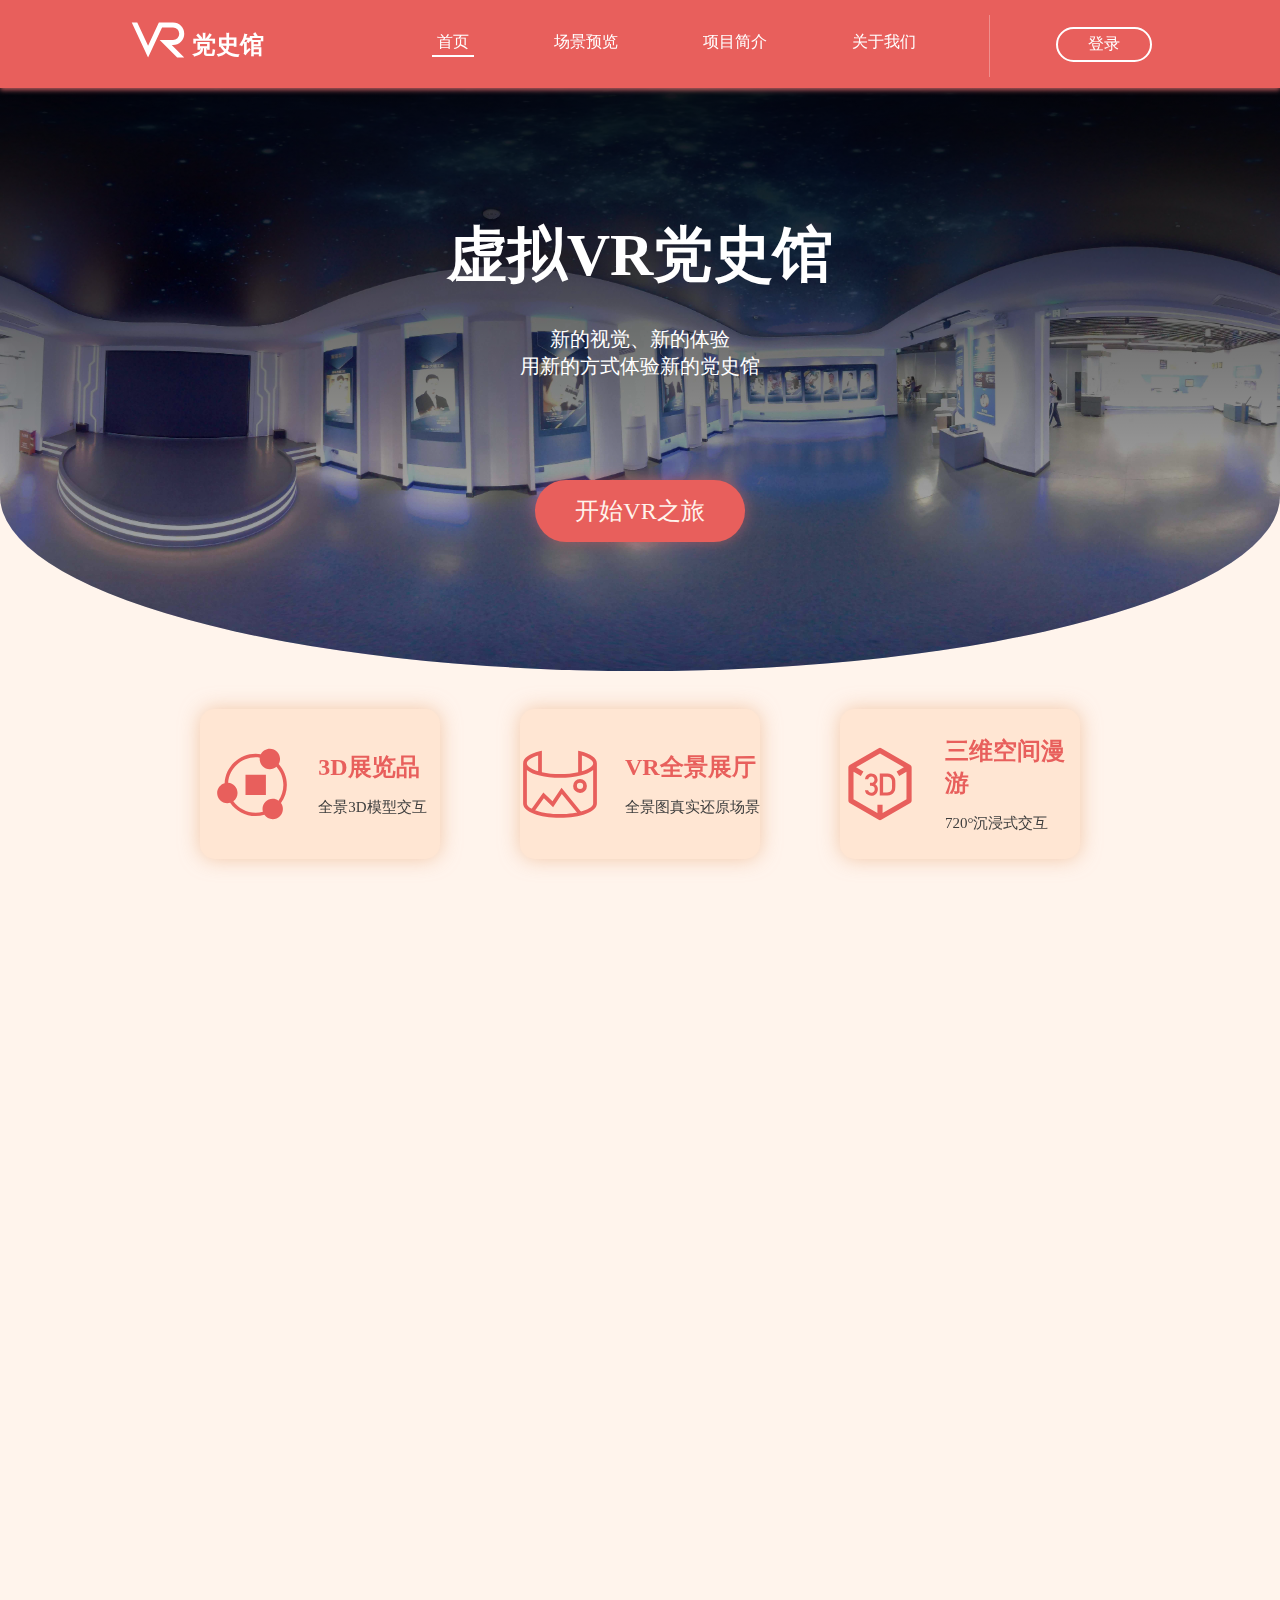
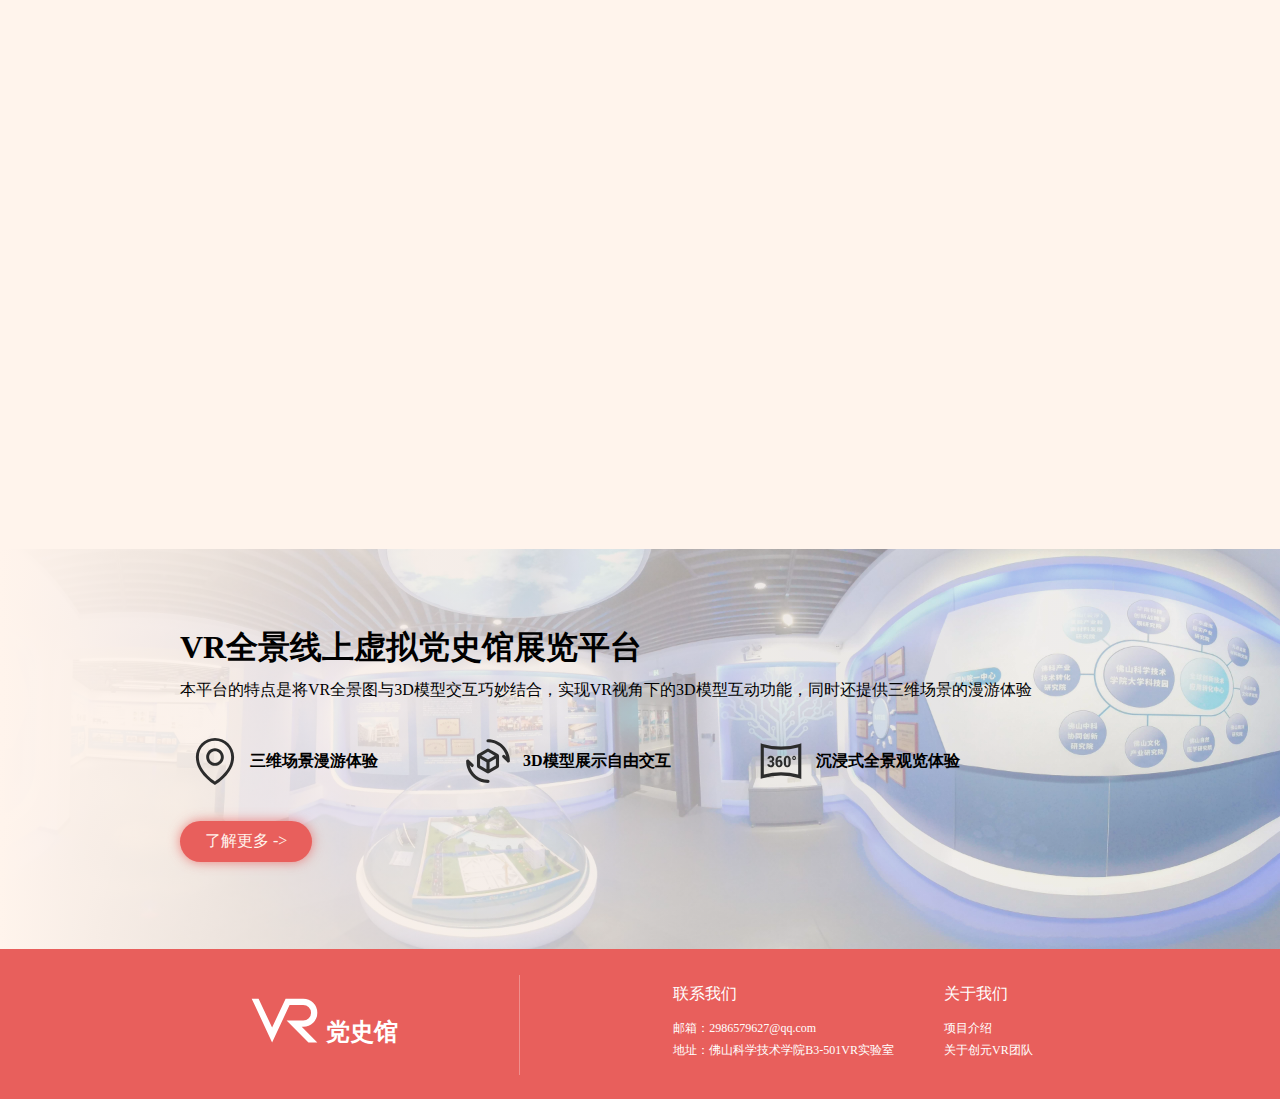
<file: index.html>
<!DOCTYPE html>
<html lang="en">
<head>
    <meta charset="UTF-8">
    <meta http-equiv="X-UA-Compatible" content="IE=edge">
    <meta name="viewport" content="width=device-width, initial-scale=1.0">
    <title>VR_Showing</title>
    <link rel="icon" type="image/png" href="/Images/favicon/vr.png">
    <link rel="stylesheet" href="./css/style.css">
</head>
<body>
    <!-- Navigation Bar -->
    <div class="wrapper">
        <nav>
            <div class="logo">
                <img src="./Images/VR_Logo.svg" alt="">
                <span>党史馆</span>
            </div>
            <div style="display: flex; align-items: center;">
                <ul>
                    <li class="home active"><a href="#home">首页</a></li>
                    <li class="preview"><a href="#preview">场景预览</a></li>
                    <li class="intro"><a href="#intro">项目简介</a></li>
                    <li class="about"><a href="#about">关于我们</a></li>
                </ul>
                <a href="/pages/Login/index.html" class="btn-login">登录</a>
            </div>
        </nav>
    </div>
    <div class="banner-fill"></div>

    <!-- Banner Wrapper -->
    <div id="home" class="banner-wrapper">
        <img src="./Images/Banner.jpg" alt="">
        <div class="banner">
            <div class="banner-text">
                <p>虚拟VR党史馆</p>
                <p class="subheading">新的视觉、新的体验<br>用新的方式体验新的党史馆</p>
                <a href="./pages/SelectionPage.html" class="btn-start">开始VR之旅</a>
            </div>
        </div>
    </div>

    <!-- Mode Selection Wrapper -->
    <div class="mode-wrapper">
        <a href="/Scenes/3D_Models/1/index.html">
            <img src="./Images/3D_Checking_Logo.svg" alt="">
            <div>
                <p>3D展览品</p>
                <p>全景3D模型交互</p>
            </div>
        </a>
        <a href="./pages/SelectionPage.html">
            <img src="./Images/Pano_Logo.svg" alt="">
            <div>
                <p>VR全景展厅</p>
                <p>全景图真实还原场景</p>
            </div>
        </a>
        <a  href="./Scenes/3D_Wandering/index.html">
            <img src="./Images/3D_Logo.svg" alt="">
            <div>
                <p>三维空间漫游</p>
                <p>720°沉浸式交互</p>
            </div>
        </a>
    </div>

    <!-- Showcase_1 Wrapper-->
    <div id="preview" class="showcase1-wrapper">
        <div class="showcase1-main">
            <div class="showcase1-slide">
                <img src="./Images/Showcase_1/3.jpg" alt="">
                <img src="./Images/Showcase_1/1.jpg" alt="">
                <img src="./Images/Showcase_1/2.jpg" alt="">
                <img src="./Images/Showcase_1/3.jpg" alt="">
                <img src="./Images/Showcase_1/1.jpg" alt="">
            </div>
        </div>
        <div class="showcase1-btn"></div>
        <div class="showcase1-icon">
            <img src="./Images/VR_Glass.svg" alt="">
        </div>
    </div>

    <!-- Showcase_2 Wrapper-->
    <div id="preview1" class="showcase2-wrapper">
        <div class="showcase2-main">
            <div class="showcase2-slide">
                <img src="./Images/Showcase_2/3.jpg" alt="">
                <img src="./Images/Showcase_2/1.jpg" alt="">
                <img src="./Images/Showcase_2/2.jpg" alt="">
                <img src="./Images/Showcase_2/3.jpg" alt="">
                <img src="./Images/Showcase_2/1.jpg" alt="">
            </div>
        </div>
        <div class="showcase2-btn"></div>
        <div class="showcase2-icon">
            <img src="./Images/Magnifying_Logo.svg" alt="">
        </div>
    </div>

    <!-- Details Wrapper -->
    <div id="intro" class="details-wrapper">
        <div class="details-text">
            <p>VR全景线上虚拟党史馆展览平台</p>
            <p>本平台的特点是将VR全景图与3D模型交互巧妙结合，实现VR视角下的3D模型互动功能，同时还提供三维场景的漫游体验</p>
            <ul>
                <li>
                    <img src="./Images/Wandering_Logo.svg" alt="">
                    <span>三维场景漫游体验</span>
                </li>
                <li>
                    <img src="./Images/3Dmodel_Logo.svg" alt="">
                    <span>3D模型展示自由交互</span>
                </li>
                <li>
                    <img src="./Images/Panorama_Logo.svg" alt="">
                    <span>沉浸式全景观览体验</span>
                </li>
            </ul>
            <a href="./pages/SelectionPage.html" class="details-btn">了解更多 -></a>
        </div>
    </div>

    <!-- Footer -->
    <footer id="about">
        <div class="footer-text">
            <div class="footer-logo">
                <img src="./Images/VR_Logo.svg" alt="">
                <span>党史馆</span>
            </div>
            <div class="footer-us">
                <p>联系我们</p>
                <p>邮箱：2986579627@qq.com</p>
                <p>地址：佛山科学技术学院B3-501VR实验室</p>
            </div>
            <div class="footer-us">
                <p>关于我们</p>
                <p>项目介绍</p>
                <p>关于创元VR团队</p>
            </div>
        </div>
    </footer>

    <script src="./js/main.js"></script>
    <script src="./js/vue.js"></script>
</body>
</html>
</file>
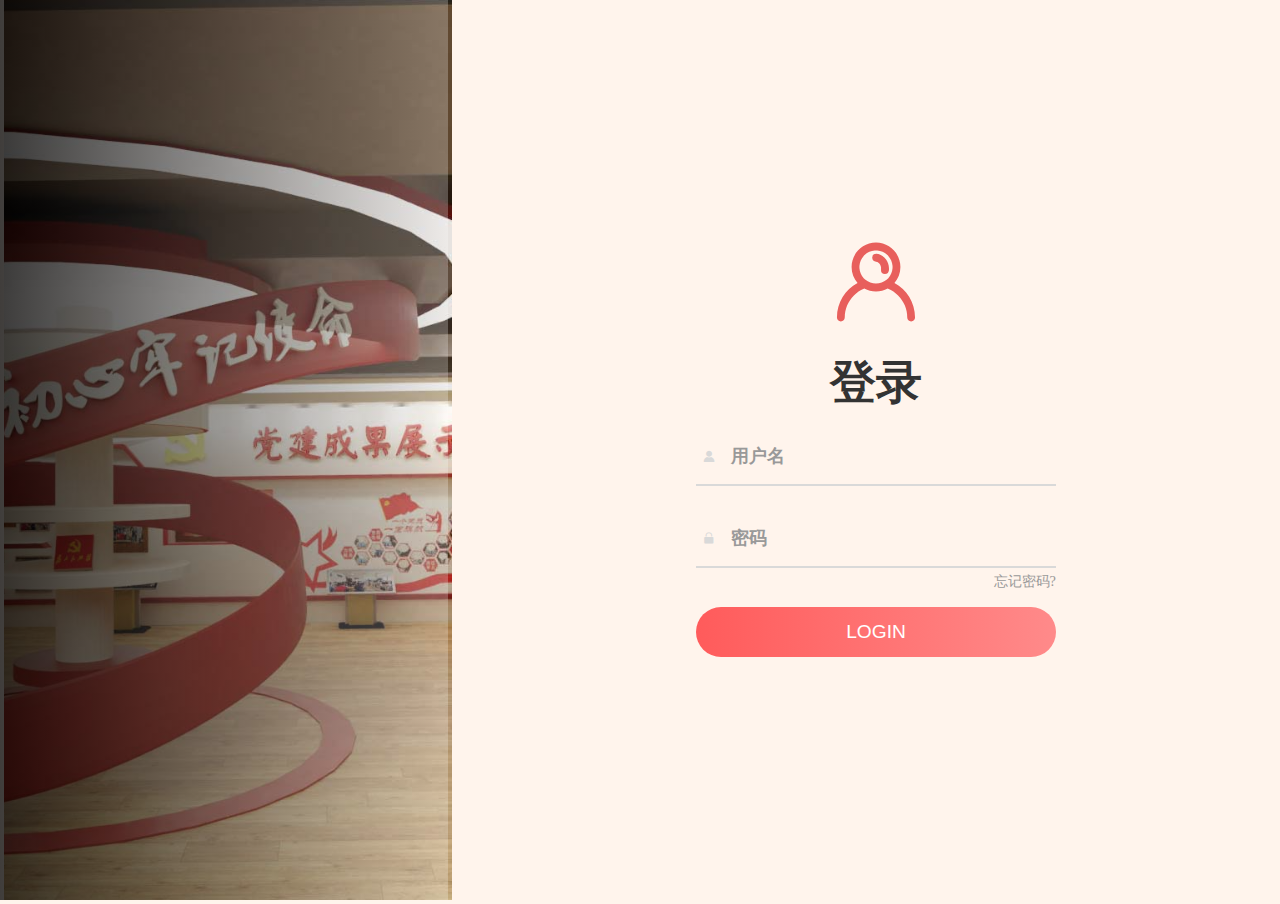
<file: pages/Login/index.html>
<!DOCTYPE html>
<html>
<head>
	<title>Login</title>
	<link rel="stylesheet" type="text/css" href="css/style.css">
	<!-- <script src="https://kit.fontawesome.com/a81368914c.js"></script> -->
	<link rel="stylesheet" href="./css/iconfont.css">
	<meta name="viewport" content="width=device-width, initial-scale=1">
</head>
<body>
	<div class="container">
		<div class="img">
			<img src="/Images/SelectionPage/card4.jpg" alt="">
		</div>
		<div class="login-content">
			<form action="index.html">
				<img src="img/mine.svg">
				<h2 class="title">登录</h2>
           		<div class="input-div one">
           		   <div class="i">
           		   		<i class="iconfont icon-w_mine"></i>
           		   </div>
           		   <div class="div">
           		   		<h5>用户名</h5>
           		   		<input type="text" class="input">
           		   </div>
           		</div>
           		<div class="input-div pass">
           		   <div class="i"> 
           		    	<i class="iconfont icon-lock"></i>
           		   </div>
           		   <div class="div">
           		    	<h5>密码</h5>
           		    	<input type="password" class="input">
            	   </div>
            	</div>
            	<a href="#">忘记密码?</a>
            	<input type="submit" class="btn" value="Login">
            </form>
        </div>
    </div>
    <script type="text/javascript" src="js/main.js"></script>
</body>
</html>
</file>
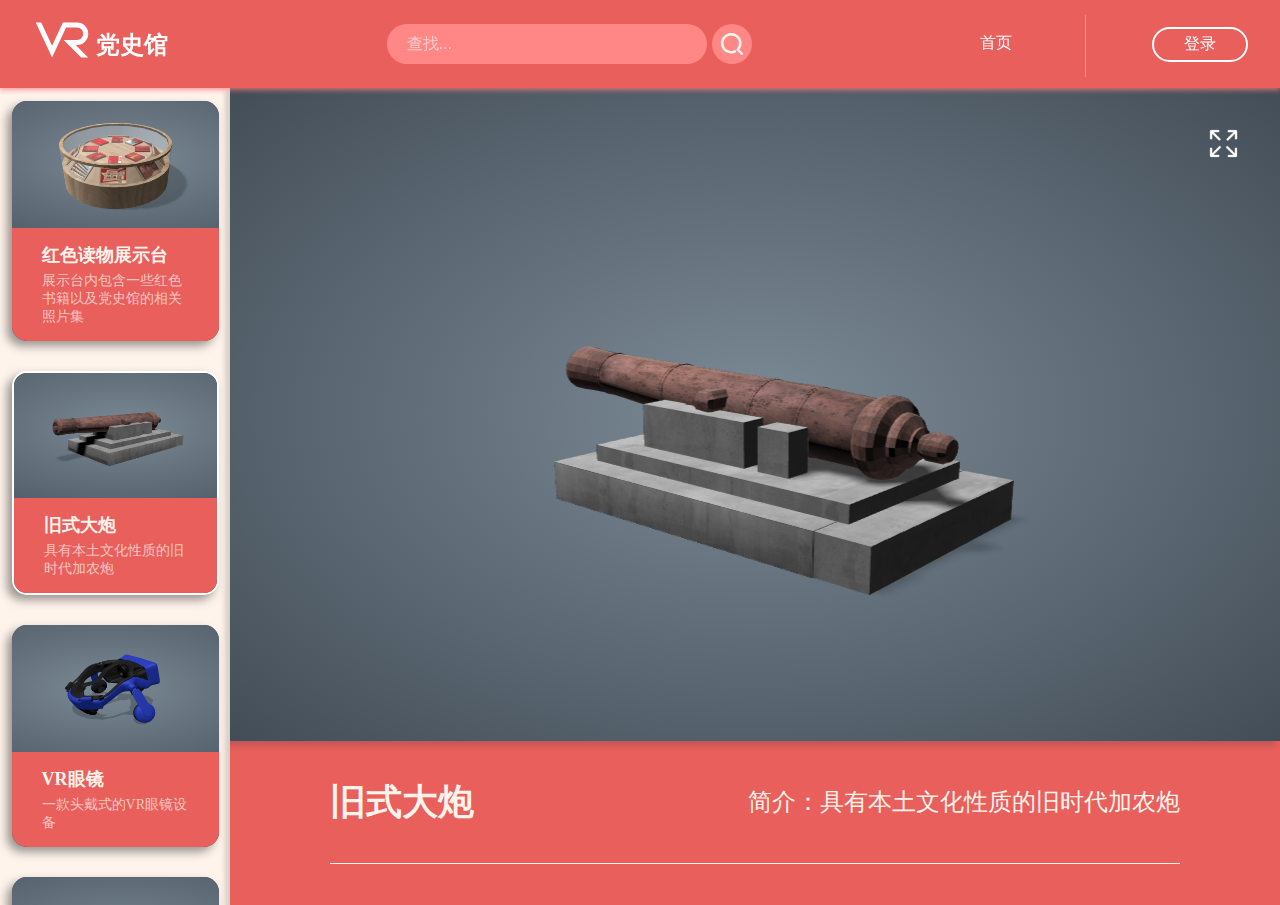
<file: Scenes/3D_Models/2/index.html>
﻿<html lang="en">
<head>
    <title>3DModels_Viewing</title>
    <meta charset="utf-8">
    <meta name="viewport" content="width=device-width, user-scalable=no, minimum-scale=1.0, maximum-scale=1.0">
    <link rel="icon" type="image/png" href="/Images/favicon/vr.png">
    <link rel="stylesheet" href="css/iconfont.css">
    <link rel="stylesheet" href="./css/style.css">
</head>

<body>
    <!-- <a href="#" onClick="javascript :history.back(1);">返回上一页</a> -->
    
    <!-- Navigation Bar -->
    <div class="wrapper">
        <nav>
            <div class="logo">
                <img src="/Images/VR_Logo.svg" alt="">
                <span>党史馆</span>
            </div>
            <div class="searching">
                <input placeholder="查找..." type="text">
                <button><span style="font-size: 24px;" class="iconfont icon-search"></span></button>
            </div>
            <div style="display: flex; align-items: center;">
                <ul>
                    <li><a href="/index.html">首页</a></li>
                </ul>
                <a href="/pages/Login/index.html" class="btn-login">登录</a>
            </div>
        </nav>
    </div>
    <div class="banner-fill"></div>

    <!-- Contents -->
    <div class="container">
        <div class="list-area" style="overflow-x: hidden; width: 18vw; height: 100%;">
            <div class="list-box">
                <a href="/Scenes/3D_Models/1/index.html" class="list-item">
                    <img src="./images/Showcase.png" alt="">
                    <div class="list-text">
                        <p>红色读物展示台</p>
                        <p>展示台内包含一些红色书籍以及党史馆的相关照片集</p>
                    </div>
                </a>
                <a href="/Scenes/3D_Models/2/index.html" class="list-item" style="border: 2px solid white;">
                    <img src="./images/Cannon.png" alt="">
                    <div class="list-text">
                        <p>旧式大炮</p>
                        <p>具有本土文化性质的旧时代加农炮</p>
                    </div>
                </a>
                <a href="/Scenes/3D_Models/3/index.html" class="list-item">
                    <img src="./images/VR_Headset.png" alt="">
                    <div class="list-text">
                        <p>VR眼镜</p>
                        <p>一款头戴式的VR眼镜设备</p>
                    </div>
                </a>
                <a href="/Scenes/3D_Models/4/index.html" class="list-item">
                    <img src="./images/Showing_Stage.png" alt="">
                    <div class="list-text">
                        <p>电子展示台</p>
                        <p>红色文化教育方面的电子照片展示台</p>
                    </div>
                </a>
                <a href="/Scenes/3D_Models/5/index.html" class="list-item">
                    <img src="./images/Screen.png" alt="">
                    <div class="list-text">
                        <p>落地显示屏</p>
                        <p>用于校史党史知识宣传的落地式显示屏</p>
                    </div>
                </a>
            </div>
        </div>
        <div class="content-box">
            <div class="model-box">
                <span></span>
            </div>
            <div class="details">
                <div class="text-box">
                    <span style="font-weight: bold; font-size: 36px;">旧式大炮</span>
                    <span>简介：具有本土文化性质的旧时代加农炮</span>
                </div>
            </div>
        </div>
    </div>


    <script type="application/javascript">
        var modelUrl = 'models/Cannon.glb'     //定义所使用模型路径
    </script>
    <script src="js/three.min.js"></script>
    <script src="js/OrbitControls.js"></script>
    <script src="js/GLTFLoader.js"></script>
    <script src="js/WebGL.js"></script>
    <script src="js/stats.min.js"></script>
    <script src="js/3dmodel.js"></script>
    <script src="js/main.js"></script>
</body>
</html>
</file>
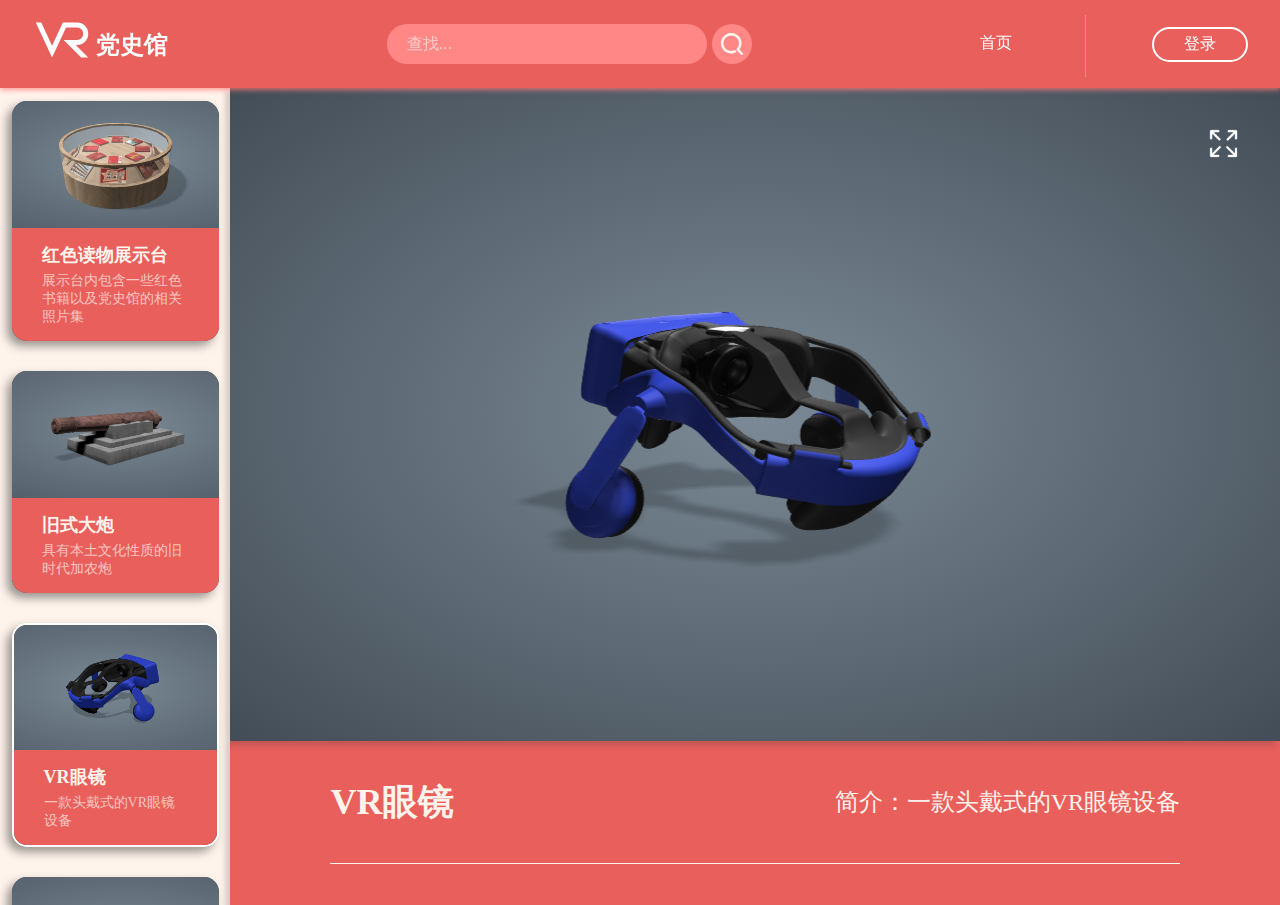
<file: Scenes/3D_Models/3/index.html>
﻿<html lang="en">
<head>
    <title>3DModels_Viewing</title>
    <meta charset="utf-8">
    <meta name="viewport" content="width=device-width, user-scalable=no, minimum-scale=1.0, maximum-scale=1.0">
    <link rel="icon" type="image/png" href="/Images/favicon/vr.png">
    <link rel="stylesheet" href="css/iconfont.css">
    <link rel="stylesheet" href="./css/style.css">
</head>

<body>
    <!-- <a href="#" onClick="javascript :history.back(1);">返回上一页</a> -->
    
    <!-- Navigation Bar -->
    <div class="wrapper">
        <nav>
            <div class="logo">
                <img src="/Images/VR_Logo.svg" alt="">
                <span>党史馆</span>
            </div>
            <div class="searching">
                <input placeholder="查找..." type="text">
                <button><span style="font-size: 24px;" class="iconfont icon-search"></span></button>
            </div>
            <div style="display: flex; align-items: center;">
                <ul>
                    <li><a href="/index.html">首页</a></li>
                </ul>
                <a href="/pages/Login/index.html" class="btn-login">登录</a>
            </div>
        </nav>
    </div>
    <div class="banner-fill"></div>

    <!-- Contents -->
    <div class="container">
        <div class="list-area" style="overflow-x: hidden; width: 18vw; height: 100%;">
            <div class="list-box">
                <a href="/Scenes/3D_Models/1/index.html" class="list-item">
                    <img src="./images/Showcase.png" alt="">
                    <div class="list-text">
                        <p>红色读物展示台</p>
                        <p>展示台内包含一些红色书籍以及党史馆的相关照片集</p>
                    </div>
                </a>
                <a href="/Scenes/3D_Models/2/index.html" class="list-item">
                    <img src="./images/Cannon.png" alt="">
                    <div class="list-text">
                        <p>旧式大炮</p>
                        <p>具有本土文化性质的旧时代加农炮</p>
                    </div>
                </a>
                <a href="/Scenes/3D_Models/3/index.html" class="list-item" style="border: 2px solid white;">
                    <img src="./images/VR_Headset.png" alt="">
                    <div class="list-text">
                        <p>VR眼镜</p>
                        <p>一款头戴式的VR眼镜设备</p>
                    </div>
                </a>
                <a href="/Scenes/3D_Models/4/index.html" class="list-item">
                    <img src="./images/Showing_Stage.png" alt="">
                    <div class="list-text">
                        <p>电子展示台</p>
                        <p>红色文化教育方面的电子照片展示台</p>
                    </div>
                </a>
                <a href="/Scenes/3D_Models/5/index.html" class="list-item">
                    <img src="./images/Screen.png" alt="">
                    <div class="list-text">
                        <p>落地显示屏</p>
                        <p>用于校史党史知识宣传的落地式显示屏</p>
                    </div>
                </a>
            </div>
        </div>
        <div class="content-box">
            <div class="model-box">
                <span></span>
            </div>
            <div class="details">
                <div class="text-box">
                    <span style="font-weight: bold; font-size: 36px;">VR眼镜</span>
                    <span>简介：一款头戴式的VR眼镜设备</span>
                </div>
            </div>
        </div>
    </div>


    <script type="application/javascript">
        var modelUrl = 'models/VR_Headset.glb'     //定义所使用模型路径
    </script>
    <script src="js/three.min.js"></script>
    <script src="js/OrbitControls.js"></script>
    <script src="js/GLTFLoader.js"></script>
    <script src="js/WebGL.js"></script>
    <script src="js/stats.min.js"></script>
    <script src="js/3dmodel.js"></script>
    <script src="js/main.js"></script>
</body>
</html>
</file>
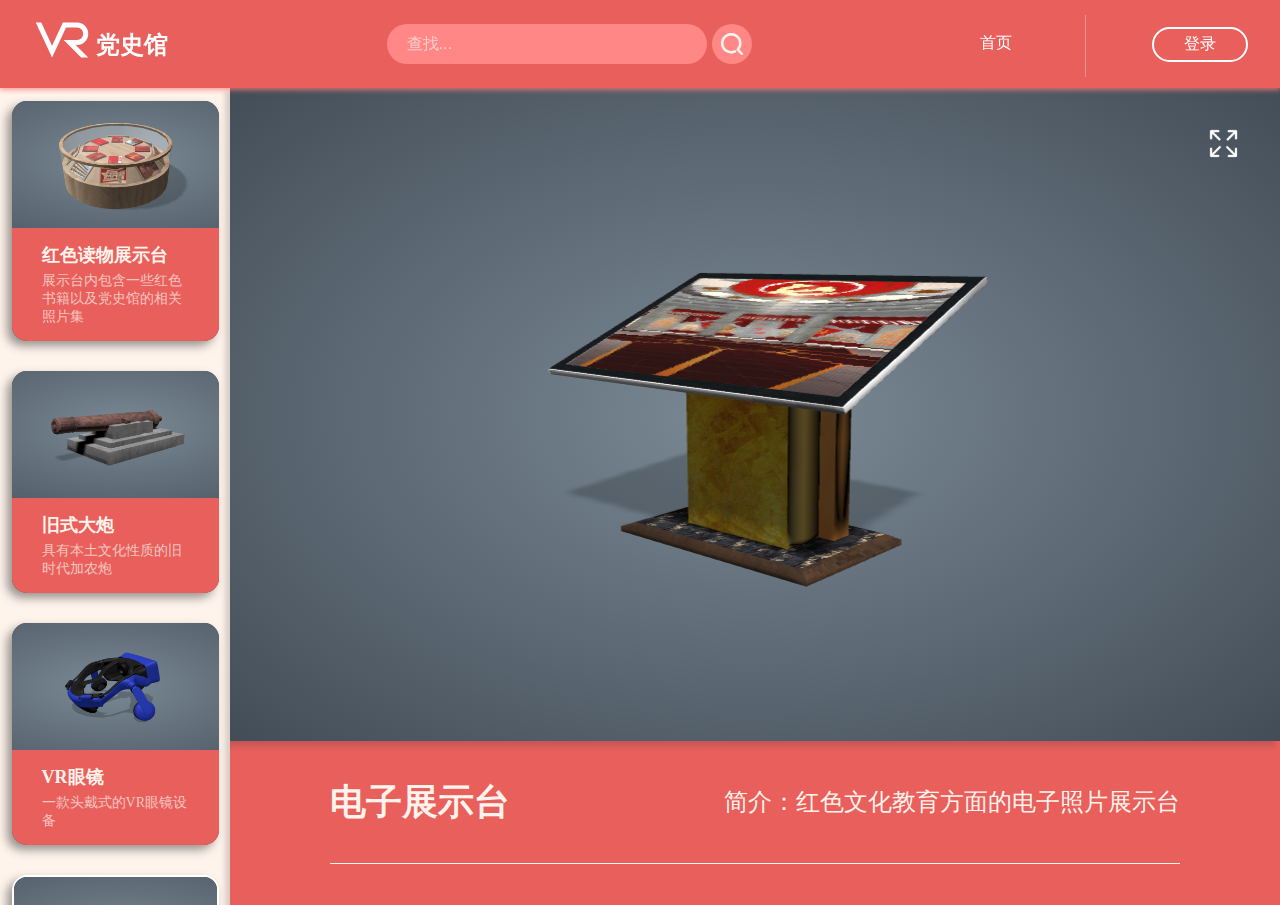
<file: Scenes/3D_Models/4/index.html>
﻿<html lang="en">
<head>
    <title>3DModels_Viewing</title>
    <meta charset="utf-8">
    <meta name="viewport" content="width=device-width, user-scalable=no, minimum-scale=1.0, maximum-scale=1.0">
    <link rel="icon" type="image/png" href="/Images/favicon/vr.png">
    <link rel="stylesheet" href="css/iconfont.css">
    <link rel="stylesheet" href="./css/style.css">
</head>

<body>
    <!-- <a href="#" onClick="javascript :history.back(1);">返回上一页</a> -->
    
    <!-- Navigation Bar -->
    <div class="wrapper">
        <nav>
            <div class="logo">
                <img src="/Images/VR_Logo.svg" alt="">
                <span>党史馆</span>
            </div>
            <div class="searching">
                <input placeholder="查找..." type="text">
                <button><span style="font-size: 24px;" class="iconfont icon-search"></span></button>
            </div>
            <div style="display: flex; align-items: center;">
                <ul>
                    <li><a href="/index.html">首页</a></li>
                </ul>
                <a href="/pages/Login/index.html" class="btn-login">登录</a>
            </div>
        </nav>
    </div>
    <div class="banner-fill"></div>

    <!-- Contents -->
    <div class="container">
        <div class="list-area" style="overflow-x: hidden; width: 18vw; height: 100%;">
            <div class="list-box">
                <a href="/Scenes/3D_Models/1/index.html" class="list-item">
                    <img src="./images/Showcase.png" alt="">
                    <div class="list-text">
                        <p>红色读物展示台</p>
                        <p>展示台内包含一些红色书籍以及党史馆的相关照片集</p>
                    </div>
                </a>
                <a href="/Scenes/3D_Models/2/index.html" class="list-item">
                    <img src="./images/Cannon.png" alt="">
                    <div class="list-text">
                        <p>旧式大炮</p>
                        <p>具有本土文化性质的旧时代加农炮</p>
                    </div>
                </a>
                <a href="/Scenes/3D_Models/3/index.html" class="list-item">
                    <img src="./images/VR_Headset.png" alt="">
                    <div class="list-text">
                        <p>VR眼镜</p>
                        <p>一款头戴式的VR眼镜设备</p>
                    </div>
                </a>
                <a href="/Scenes/3D_Models/4/index.html" class="list-item" style="border: 2px solid white;">
                    <img src="./images/Showing_Stage.png" alt="">
                    <div class="list-text">
                        <p>电子展示台</p>
                        <p>红色文化教育方面的电子照片展示台</p>
                    </div>
                </a>
                <a href="/Scenes/3D_Models/5/index.html" class="list-item">
                    <img src="./images/Screen.png" alt="">
                    <div class="list-text">
                        <p>落地显示屏</p>
                        <p>用于校史党史知识宣传的落地式显示屏</p>
                    </div>
                </a>
            </div>
        </div>
        <div class="content-box">
            <div class="model-box">
                <span></span>
            </div>
            <div class="details">
                <div class="text-box">
                    <span style="font-weight: bold; font-size: 36px;">电子展示台</span>
                    <span>简介：红色文化教育方面的电子照片展示台</span>
                </div>
            </div>
        </div>
    </div>


    <script type="application/javascript">
        var modelUrl = 'models/Showing_Stage.glb'     //定义所使用模型路径
    </script>
    <script src="js/three.min.js"></script>
    <script src="js/OrbitControls.js"></script>
    <script src="js/GLTFLoader.js"></script>
    <script src="js/WebGL.js"></script>
    <script src="js/stats.min.js"></script>
    <script src="js/3dmodel.js"></script>
    <script src="js/main.js"></script>
</body>
</html>
</file>
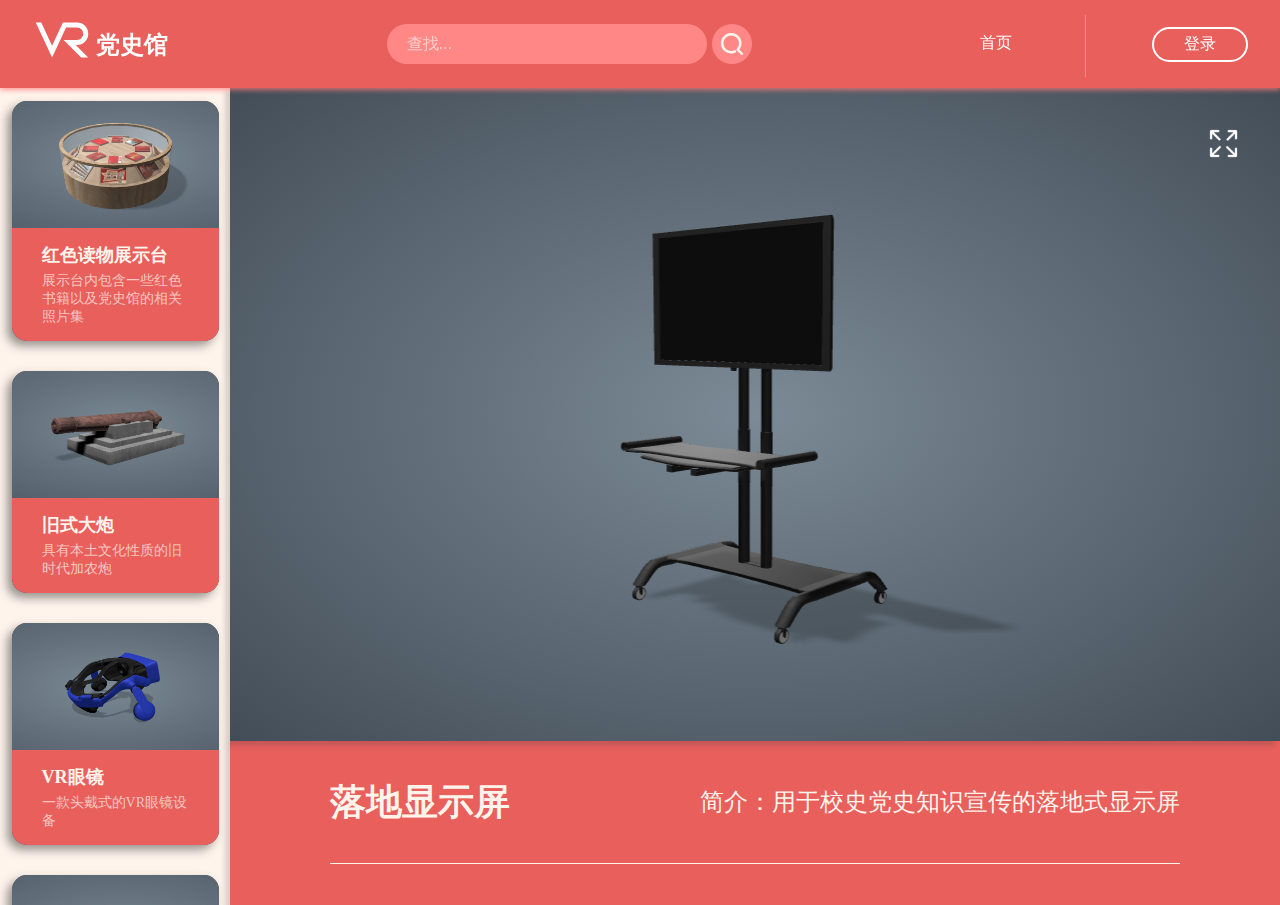
<file: Scenes/3D_Models/5/index.html>
﻿<html lang="en">
<head>
    <title>3DModels_Viewing</title>
    <meta charset="utf-8">
    <meta name="viewport" content="width=device-width, user-scalable=no, minimum-scale=1.0, maximum-scale=1.0">
    <link rel="icon" type="image/png" href="/Images/favicon/vr.png">
    <link rel="stylesheet" href="css/iconfont.css">
    <link rel="stylesheet" href="./css/style.css">
</head>

<body>
    <!-- <a href="#" onClick="javascript :history.back(1);">返回上一页</a> -->
    
    <!-- Navigation Bar -->
    <div class="wrapper">
        <nav>
            <div class="logo">
                <img src="/Images/VR_Logo.svg" alt="">
                <span>党史馆</span>
            </div>
            <div class="searching">
                <input placeholder="查找..." type="text">
                <button><span style="font-size: 24px;" class="iconfont icon-search"></span></button>
            </div>
            <div style="display: flex; align-items: center;">
                <ul>
                    <li><a href="/index.html">首页</a></li>
                </ul>
                <a href="/pages/Login/index.html" class="btn-login">登录</a>
            </div>
        </nav>
    </div>
    <div class="banner-fill"></div>

    <!-- Contents -->
    <div class="container">
        <div class="list-area" style="overflow-x: hidden; width: 18vw; height: 100%;">
            <div class="list-box">
                <a href="/Scenes/3D_Models/1/index.html" class="list-item">
                    <img src="./images/Showcase.png" alt="">
                    <div class="list-text">
                        <p>红色读物展示台</p>
                        <p>展示台内包含一些红色书籍以及党史馆的相关照片集</p>
                    </div>
                </a>
                <a href="/Scenes/3D_Models/2/index.html" class="list-item">
                    <img src="./images/Cannon.png" alt="">
                    <div class="list-text">
                        <p>旧式大炮</p>
                        <p>具有本土文化性质的旧时代加农炮</p>
                    </div>
                </a>
                <a href="/Scenes/3D_Models/3/index.html" class="list-item">
                    <img src="./images/VR_Headset.png" alt="">
                    <div class="list-text">
                        <p>VR眼镜</p>
                        <p>一款头戴式的VR眼镜设备</p>
                    </div>
                </a>
                <a href="/Scenes/3D_Models/4/index.html" class="list-item">
                    <img src="./images/Showing_Stage.png" alt="">
                    <div class="list-text">
                        <p>电子展示台</p>
                        <p>红色文化教育方面的电子照片展示台</p>
                    </div>
                </a>
                <a href="/Scenes/3D_Models/5/index.html" class="list-item" style="border: 2px solid white;">
                    <img src="./images/Screen.png" alt="">
                    <div class="list-text">
                        <p>落地显示屏</p>
                        <p>用于校史党史知识宣传的落地式显示屏</p>
                    </div>
                </a>
            </div>
        </div>
        <div class="content-box">
            <div class="model-box">
                <span></span>
            </div>
            <div class="details">
                <div class="text-box">
                    <span style="font-weight: bold; font-size: 36px;">落地显示屏</span>
                    <span>简介：用于校史党史知识宣传的落地式显示屏</span>
                </div>
            </div>
        </div>
    </div>


    <script type="application/javascript">
        var modelUrl = 'models/Screen.glb'     //定义所使用模型路径
    </script>
    <script src="js/three.min.js"></script>
    <script src="js/OrbitControls.js"></script>
    <script src="js/GLTFLoader.js"></script>
    <script src="js/WebGL.js"></script>
    <script src="js/stats.min.js"></script>
    <script src="js/3dmodel.js"></script>
    <script src="js/main.js"></script>
</body>
</html>
</file>
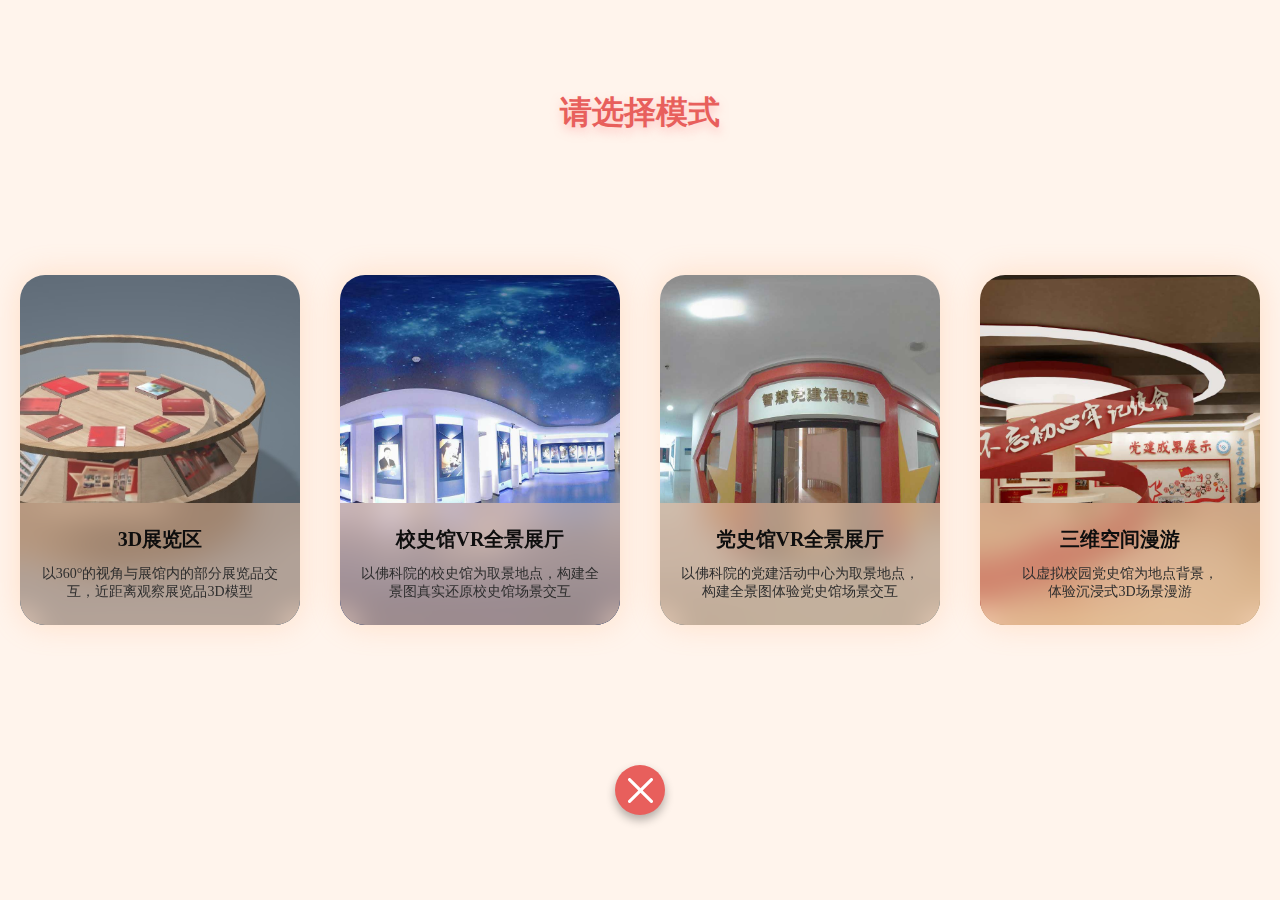
<file: pages/SelectionPage.html>
<!DOCTYPE html>
<html lang="en">
<head>
    <meta charset="UTF-8">
    <meta http-equiv="X-UA-Compatible" content="IE=edge">
    <meta name="viewport" content="width=device-width, initial-scale=1.0">
    <link rel="icon" type="image/png" href="/Images/favicon/vr.png">
    <link rel="stylesheet" href="../css/SelectionPage.css">
    <title>Mode Selection</title>
</head>
<body>
    <div class="container">
        <p class="title">请选择模式</p>
        <div class="cards-container">
            <a href="/Scenes/3D_Models/1/index.html">
                <img src="../Images/SelectionPage/card1.jpg" alt="">
                <div class="card-text">
                    <p>3D展览区</p>
                    <span>以360°的视角与展馆内的部分展览品交互，近距离观察展览品3D模型</span>
                </div>
            </a>
            <a href="../Scenes/School_Historical_Bureau/index.html">
                <img src="../Images/SelectionPage/card2.jpg" alt="">
                <div class="card-text">
                    <p>校史馆VR全景展厅</p>
                    <span>以佛科院的校史馆为取景地点，构建全景图真实还原校史馆场景交互</span>
                </div>
            </a>
            <a href="../Scenes/Party_Construction_Center/index.html">
                <img src="../Images/SelectionPage/card3.jpg" alt="">
                <div class="card-text">
                    <p>党史馆VR全景展厅</p>
                    <span>以佛科院的党建活动中心为取景地点，构建全景图体验党史馆场景交互</span>
                </div>
            </a>
            <a href="../Scenes/3D_Wandering/index.html">
                <img src="../Images/SelectionPage/card4.jpg" alt="">
                <div class="card-text">
                    <p>三维空间漫游</p>
                    <span>以虚拟校园党史馆为地点背景，<br>体验沉浸式3D场景漫游</span>
                </div>
            </a>
        </div>
        <!-- Return Button -->
        <a href="../index.html" class="return-btn">
            <div class="color-block">
                <img src="../Images/Exit_Cross.svg" alt="">
            </div>
            <div class="popup"><span>返回到主页</span></div>
        </a>
    </div>
</body>
</html>
</file>
<file: css/style.css>
:root {
    --main-color: #E85F5C;
    --sub-color: #FFF4EC;
}
* {
    box-sizing: border-box;
    margin: 0;
    padding: 0;
    list-style: none;
}
html {
    scroll-behavior: smooth;
}
body {
    background-color: var(--sub-color);
    overflow-x: hidden;
}
body::-webkit-scrollbar {
    width: 10px;
}
body::-webkit-scrollbar-track {
    /* box-shadow: inset 0 0 6px rgba(255, 172, 172, 0.3); */
    background: #ffe2cd;
}
body::-webkit-scrollbar-thumb {
    /* border-radius: 10px; */
    background: #e85e5c69;
    /* box-shadow: inset 0 0 6px rgba(0, 0, 0, 0.5); */
}
body::-webkit-scrollbar-thumb:window-inactive {
    background: #e85e5c33;
}

/* Navigation Bar */
.wrapper {
    background-color: var(--main-color);
    position: fixed;
    width: 100%;
    z-index: 2;
    box-shadow: 0 2px 5px rgba(255, 124, 124, 0.75);
}
.banner-fill {
    width: 100%; height: 86px;
}
.wrapper nav {
    width: 80%;
    margin: 0 auto;
    padding: 10px 0;
    display: flex;
    justify-content: space-between;
    align-items: center;
}
.logo img {
    width: 60px; height: 60px;
}
.logo span {
    color: white;
    font-size: 24px;
    font-weight: bold;
    display: inline-block;
    transform: translateY(-17px);
}
.wrapper nav div ul {
    display: flex;
}
nav div ul li {
    margin-right: 75px;
    padding-bottom: 2px;
    border: 0 solid white;
}
nav div ul li a {
    text-decoration: none;
    color: white;
    font-size: 16px;
    position: relative;
    padding: 0 5px;
}
.btn-login {
    padding: 5px 30px;
    margin-left: 60px;
    border: 2px solid white;
    border-radius: 20px;
    transition: 0.3s;
    text-decoration: none;
    color: white;
    font-size: 16px;
    position: relative;
}
.btn-login:hover {
    background-color: var(--sub-color);
    color: var(--main-color);
}
.btn-login::before {
    content: "";
    position: absolute;
    background: white;
    opacity: 0.3;
    width: 1px;
    height: 200%;
    left: -75%;
    top: -45%;
}
/* nav ul li:nth-child(1)::before {
    content: "";
    position: absolute;
    width: 43px;
    height: 2px;
    background-color: white;
    border-radius: 1px;
    transform: translateY(23px);
} */
nav ul li.active {
    border-bottom: 2px solid white;
    transition: 0.1s ease-in-out;
}
nav ul li a::after {
    content: "";
    position: absolute;
    width: 0;
    height: 2px;
    background-color: white;
    border-radius: 1px;
    left: 0;
    bottom: -4px;
    transition: 0.3s;
}
nav ul li a:hover::after {
    width: 100%;
}


/* Banner Wrapper */
.banner-wrapper {
    width: 100%;
    height: 65vh;
    position: relative;
    border-radius: 0 0 100% 100%/0 0 60% 60%;
    overflow: hidden;
}
.banner-wrapper img {
    position: absolute;
    width: 100%;
    height: 65vh;
    object-fit: cover;
    object-position: center;
}
.banner {
    width: 100%;
    height: 65vh;
    position: relative;
    /* background-size: cover; */
    /* background-position: 0 50%; */
    /* background-attachment: fixed; */
    /* background-repeat: no-repeat; */
    /* clip-path: circle(255% at 50% -450%); */
    display: flex;
    justify-content: center;
    align-items: center;
}
.banner::after {
    content: "";
    position: absolute;
    width: 100%;
    height: 65vh;
    left: 0;
    top: 0;
    background: linear-gradient(180deg, rgba(0, 0, 0, 0.85), rgba(0, 0, 0, 0.15));
}
.banner-text {
    z-index: 1;
    text-align: center;
    animation: SlideUp 1s ease;
}
@keyframes SlideUp {
    0% {
        transform: translateY(50px);
        opacity: 0;
    }
    100% {
        transform: rotateY(0px);
        opacity: 1;
    }
}
.banner-text p:nth-child(1) {
    color: white;
    font-size: 60px;
    font-weight: bold;
    margin-bottom: 30px;
}
.banner-text p:nth-child(2) {
    color: white;
    font-size: 20px;
    font-weight: lighter;
    margin-bottom: 100px;
}
.btn-start {
    text-decoration: none;
    display: inline-block;
    color: var(--sub-color);
    font-size: 24px;
    padding: 15px 40px;
    background: var(--main-color);
    border-radius: 40px;
    box-shadow: 0px 0px 15px rgba(232, 95, 92, 0.5);
    transition: 0.5s;
}
.btn-start:hover {
    transform: scale(1.05);
    box-shadow: 0px 0px 25px rgba(232, 95, 92, 1);
}


/* Mode Selection Wrapper */
.mode-wrapper {
    width: 75%;
    margin: 3% auto 30px;
    display: flex;
    justify-content: space-around;
}
.mode-wrapper a {
    width: 25%;
    height: 150px;
    background: #FFE6D3;
    text-decoration: none;
    display: flex;
    justify-content: center;
    align-items: center;
    border-radius: 15px;
    filter: drop-shadow(0px 0px 10px rgba(237, 181, 140, 0.7));
    transition: 0.3s;
}
.mode-wrapper a:hover {
    transform: scale(1.05);
}
.mode-wrapper a img {
    width: 80px;
    margin-right: 25px;
}
.mode-wrapper a div {
    display: flex;
    flex-direction: column;
    justify-content: center;
}
.mode-wrapper a div p:nth-child(1) {
    color: var(--main-color);
    font-size: 24px;
    font-weight: bold;
    margin-bottom: 15px;
}
.mode-wrapper a div p:nth-child(2) {
    color: #3E3E3E;
    font-size: 15px;
}


/* Showcase_1 */
.showcase1-wrapper {
    margin-top: 100px;
    position: relative;
    overflow: hidden;
    transform: translateX(-3%);
    opacity: 0;
}
.showcase1-wrapper.active {
    transition: 0.3s ease-in-out;
    transform: translateX(0);
    opacity: 1;
}
.showcase1-wrapper::before {
    content: "";
    position: absolute;
    left: 0;
    top: 0;
    width: 60%; height: 10px;
    border-radius: 5px;
    background-color: var(--main-color);
}
.showcase1-wrapper::after {
    content: "";
    position: absolute;
    left: 0;
    bottom: 0;
    width: 80%; height: 10px;
    border-radius: 5px;
    background-color: var(--main-color);
}
.showcase1-main {
    transform: translateX(0%);
    width: 65%; height: 100%;
    overflow: hidden;
}
.showcase1-slide {
    width: 65%; height: 355px;
    margin-top: 60px; margin-bottom: 50px;
    display: flex;
}
.showcase1-slide img {
    height: 100%;
    margin-right: 45px;
    border-radius: 20px;
    width: 600px;
    height: 355px;
    object-fit: cover;
    object-position: center;
}
.showcase1-btn {
    width: 75px; height: 75px;
    background-color: var(--main-color);
    border-radius: 54px;
    position: absolute;
    right: 29%;
    top: 40%;
    transition: 0.3s;
    z-index: 1;
}
.showcase1-btn:hover {
    transform: scale(1.05);
    box-shadow: 0px 0px 15px rgba(232, 95, 92, 0.5);
}
.showcase1-btn::before {
    content: "";
    position: absolute;
    width: 30px;
    height: 30px;
    border-top: 5px solid var(--sub-color);
    border-right: 5px solid var(--sub-color);
    border-radius: 5px;
    transform: rotateZ(45deg) translateX(25px) translateY(4px);
}
.showcase1-icon {
    position: absolute;
    right: 3%;
    top: 25%;
    transform: scale(3) rotateZ(10deg);
}


/* Showcase_2 */
.showcase2-wrapper {
    margin-top: 150px;
    position: relative;
    overflow: hidden;
    transform: translateX(3%);
    opacity: 0;
}
.showcase2-wrapper.active {
    transition: 0.3s ease-in-out;
    transform: translateX(0);
    opacity: 1;
}
.showcase2-wrapper::before {
    content: "";
    position: absolute;
    right: 0;
    top: 0;
    width: 60%; height: 10px;
    border-radius: 5px;
    background-color: var(--main-color);
}
.showcase2-wrapper::after {
    content: "";
    position: absolute;
    right: 0;
    bottom: 0;
    width: 80%; height: 10px;
    border-radius: 5px;
    background-color: var(--main-color);
}
.showcase2-main {
    transform: translateX(55%);
    width: 65%; height: 100%;
    overflow: hidden;
}
.showcase2-slide {
    width: 65%; height: 355px;
    margin-top: 60px; margin-bottom: 60px;
    display: flex;
}
.showcase2-slide img {
    height: 100%;
    margin-right: 45px;
    border-radius: 20px;
    width: 600px;
    height: 355px;
    object-fit: cover;
    object-position: center;
}
.showcase2-btn {
    width: 75px; height: 75px;
    background-color: var(--main-color);
    border-radius: 54px;
    position: absolute;
    left: 27%;
    top: 45%;
    transition: 0.3s;
    z-index: 1;
}
.showcase2-btn:hover {
    transform: scale(1.05);
    box-shadow: 0px 0px 15px rgba(232, 95, 92, 0.5);
}
.showcase2-btn::before {
    content: "";
    position: absolute;
    width: 30px;
    height: 30px;
    border-top: 5px solid var(--sub-color);
    border-right: 5px solid var(--sub-color);
    border-radius: 5px;
    transform: rotateZ(-135deg) translateX(-32px) translateY(2px);
}
.showcase2-icon img {
    transform: rotateY(180deg);
}
.showcase2-icon {
    position: absolute;
    left: 5%;
    top: 30%;
    transform: scale(2.8);
}


/* Details Wrapper */
.details-wrapper {
    height: 400px;
    margin-top: 100px;
    background: url(../Images/Details_bg.jpg);
    background-size: cover;
    background-position: 0 -150px;
    position: relative;
    display: flex;
    flex-direction: column;
    justify-content: center;
}
.details-wrapper::before {
    content: "";
    position: absolute;
    width: 100%;
    height: 100%;
    background: linear-gradient(90deg, #FFF4EC 0%, rgba(242, 234, 229, 0.7) 52.6%, rgba(217, 217, 217, 0.5) 100%);
}
.details-text {
    z-index: 1;
    margin: 0 180px;
}
.details-text p:nth-child(1) {
    font-size: 32px;
    font-weight: bold;
    margin-bottom: 10px;
}
.details-text p:nth-child(2) {
    margin-bottom: 35px;
}
.details-text ul {
    display: flex;
    margin-bottom: 25px;
}
.details-text ul li {
    margin-right: 75px;
    display: flex;
    align-items: center;
    font-weight: bold;
}
.details-text ul li img {
    width: 50px;
    margin: 0 10px;
}
.details-btn {
    text-decoration: none;
    color: var(--sub-color);
    font-size: 16px;
    background: var(--main-color);
    padding: 10px 25px;
    border-radius: 30px;
    display: inline-block;
    margin: 10px 0;
    box-shadow: 0px 0px 12px rgba(232, 95, 92, 0.75);
    transition: 0.3s;
}
.details-btn:hover {
    transform: scale(1.03);
    box-shadow: 0px 0px 15px rgba(232, 95, 92, 1);
}


/* Footer */
footer {
    width: 100%; height: 150px;
    background-color: var(--main-color);
}
.footer-text {
    height: 100%;
    display: flex;
    justify-content: center;
    align-items: center;
}
.footer-text div {
    margin: 0 25px;
}
.footer-text div.footer-logo {
    margin-right: 250px;
}
.footer-logo img {
    width: 75px;
}
.footer-logo span {
    color: white;
    font-weight: bold;
    font-size: 24px;
    display: inline-block;
    transform: translateY(-18px);
}
.footer-logo {
    position: relative;
}
.footer-logo::after {
    content: "";
    position: absolute;
    width: 1px; height: 100px;
    left: 180%;
    top: -10%;
    background: rgba(255, 255, 255, 0.3);
}
.footer-us p:first-child {
    color: white;
    font-weight: lighter;
    margin-bottom: 15px;
}
.footer-us p:nth-child(n + 2) {
    color: white;
    font-weight: lighter;
    font-size: 12px;
    margin-bottom: 5px;
}
</file>
<file: pages/Login/css/style.css>
:root {
    --main-color: #E85F5C;
    --sub-color: #FFF4EC;
}
*{
	padding: 0;
	margin: 0;
	box-sizing: border-box;
}
body{
    overflow: hidden;
	background: var(--sub-color);
}
.wave{
	position: fixed;
	bottom: 0;
	left: 0;
	height: 100%;
	z-index: -1;
}

.container{
    width: 100vw;
    height: 100vh;
    display: grid;
    grid-template-columns: repeat(2, 1fr);
    grid-gap :7rem;
    padding: 0 2rem;
}
.img::after {
	content: "";
	position: absolute;
	left: 0px;
	top: 0;
	width: 35vw; height: 100vh;
	background: linear-gradient(90deg, rgba(0,0,0, 0.75), rgba(255, 255, 255, 0.25));
}
.img img {
	margin-left: -5%;
	width: 35vw; height: 100vh;
	object-fit: cover;
	object-position: center;
}

.login-content{
	display: flex;
	justify-content: flex-start;
	align-items: center;
	text-align: center;
}

form{
	width: 360px;
}

.login-content img{
    height: 100px;
}

.login-content h2{
	margin: 15px 0;
	color: #333;
	text-transform: uppercase;
	font-size: 2.9rem;
}

.login-content .input-div{
	position: relative;
    display: grid;
    grid-template-columns: 7% 93%;
    margin: 25px 0;
    padding: 5px 0;
    border-bottom: 2px solid #d9d9d9;
}

.login-content .input-div.one{
	margin-top: 0;
}

.i{
	color: #d9d9d9;
	display: flex;
	justify-content: center;
	align-items: center;
}

.i i{
	transition: .3s;
}

.input-div > div{
    position: relative;
	height: 45px;
}

.input-div > div > h5{
	position: absolute;
	left: 10px;
	top: 50%;
	transform: translateY(-50%);
	color: #999;
	font-size: 18px;
	transition: .3s;
}

.input-div:before, .input-div:after{
	content: '';
	position: absolute;
	bottom: -2px;
	width: 0%;
	height: 2px;
	background-color: var(--main-color);
	transition: .4s;
}

.input-div:before{
	right: 50%;
}

.input-div:after{
	left: 50%;
}

.input-div.focus:before, .input-div.focus:after{
	width: 50%;
}

.input-div.focus > div > h5{
	top: -5px;
	font-size: 15px;
}

.input-div.focus > .i > i{
	color: var(--main-color);
}

.input-div > div > input{
	position: absolute;
	left: 0;
	top: 0;
	width: 100%;
	height: 100%;
	border: none;
	outline: none;
	background: none;
	padding: 0.5rem 0.7rem;
	font-size: 1.2rem;
	color: #555;
	font-family: 'poppins', sans-serif;
}

.input-div.pass{
	margin-bottom: 4px;
}

a{
	display: block;
	text-align: right;
	text-decoration: none;
	color: #999;
	font-size: 0.9rem;
	transition: .3s;
}

a:hover{
	color: var(--main-color);
}

.btn{
	display: block;
	width: 100%;
	height: 50px;
	border-radius: 25px;
	outline: none;
	border: none;
	background-image: linear-gradient(to right, #ff5b5b, #ff8a8a, #ff5b5b);
	background-size: 200%;
	font-size: 1.2rem;
	color: #fff;
	font-family: 'Poppins', sans-serif;
	text-transform: uppercase;
	margin: 1rem 0;
	cursor: pointer;
	transition: .5s;
}
.btn:hover{
	background-position: right;
}


@media screen and (max-width: 1050px){
	.container{
		grid-gap: 5rem;
	}
}

@media screen and (max-width: 1000px){
	form{
		width: 290px;
	}

	.login-content h2{
        font-size: 2.4rem;
        margin: 8px 0;
	}

	.img img{
		width: 400px;
	}
}

@media screen and (max-width: 900px){
	.container{
		grid-template-columns: 1fr;
	}

	.img{
		display: none;
	}

	.wave{
		display: none;
	}

	.login-content{
		justify-content: center;
	}
}
</file>
<file: pages/Login/css/iconfont.css>
@font-face {
  font-family: "iconfont"; /* Project id  */
  src: url('iconfont.ttf?t=1654493963298') format('truetype');
}

.iconfont {
  font-family: "iconfont" !important;
  font-size: 16px;
  font-style: normal;
  -webkit-font-smoothing: antialiased;
  -moz-osx-font-smoothing: grayscale;
}

.icon-lock:before {
  content: "\e69e";
}

.icon-w_mine:before {
  content: "\e65f";
}
</file>
<file: Scenes/3D_Models/2/css/iconfont.css>
@font-face {
  font-family: "iconfont"; /* Project id  */
  src: url('iconfont.ttf?t=1654269354684') format('truetype');
}

.iconfont {
  font-family: "iconfont" !important;
  font-size: 16px;
  font-style: normal;
  -webkit-font-smoothing: antialiased;
  -moz-osx-font-smoothing: grayscale;
}

.icon-search:before {
  content: "\e60c";
}
</file>
<file: Scenes/3D_Models/2/css/style.css>
:root {
    --main-color: #E85F5C;
    --sub-color: #FFF4EC;
}
* {
    box-sizing: border-box;
    margin: 0;
    padding: 0;
    list-style: none;
}
html {
    scroll-behavior: smooth;
}
body {
    background-color: var(--sub-color);
    overflow: hidden;
}

canvas {
    position: absolute;
    top: 86px;
    left: 18vw;
    cursor: grab;
    background: radial-gradient(#7b8a96, #434d57);
}
canvas:active {
    cursor: grabbing;
}

/* Navigation Bar */
.wrapper {
    background-color: var(--main-color);
    position: fixed;
    width: 100%;
    z-index: 2;
    box-shadow: 0 2px 5px rgba(255, 124, 124, 0.75);
}
.banner-fill {
    width: 100%; height: 86px;
}
.wrapper nav {
    width: 95%;
    margin: 0 auto;
    padding: 10px 0;
    display: flex;
    justify-content: space-between;
    align-items: center;
}
.logo img {
    width: 60px; height: 60px;
}
.logo span {
    color: white;
    font-size: 24px;
    font-weight: bold;
    display: inline-block;
    transform: translateY(-17px);
}
.wrapper nav div ul {
    display: flex;
}
nav div ul li {
    margin-right: 75px;
    padding-bottom: 2px;
    border: 0 solid white;
}
nav div ul li a {
    text-decoration: none;
    color: white;
    font-size: 16px;
    position: relative;
    padding: 0 5px;
}
.searching {
    display: flex;
    align-items: center;
}
.searching input {
    width: 25vw; height: 40px;
    border-radius: 20px;
    border: none;
    background: rgb(255, 135, 133);
    padding: 0 20px;
    line-height: 40px;
    outline-color: rgb(255, 159, 158);
    color: #FFF4EC;
    font-size: 16px;
    transition: 0.2s ease-in-out;
}
.searching input:hover {
    background: rgb(255, 145, 143);
}
.searching input::-webkit-input-placeholder {
    color: #ffffff94;
    font-size: 16px;
}
.searching button {
    color: var(--sub-color);
    font-weight: bold;
    background: rgb(255, 135, 133);
    padding: 8px;
    border: none;
    border-radius: 30px;
    margin: 0 5px;
    transition: 0.2s ease-in-out;
}
.searching button:hover {
    background-color: var(--sub-color);
    color: var(--main-color);
}
.searching button:active {
    background: rgb(255, 135, 133);
}
.btn-login {
    padding: 5px 30px;
    margin-left: 60px;
    border: 2px solid white;
    border-radius: 20px;
    transition: 0.3s;
    text-decoration: none;
    color: white;
    font-size: 16px;
    position: relative;
}
.btn-login:hover {
    background-color: var(--sub-color);
    color: var(--main-color);
}
.btn-login::before {
    content: "";
    position: absolute;
    background: white;
    opacity: 0.3;
    width: 1px;
    height: 200%;
    left: -75%;
    top: -45%;
}
nav ul li a::after {
    content: "";
    position: absolute;
    width: 0;
    height: 2px;
    background-color: white;
    border-radius: 1px;
    left: 0;
    bottom: -4px;
    transition: 0.3s;
}
nav ul li a:hover::after {
    width: 100%;
}

/* Contents */
.container {
    width: 100%; height: 91vh;
    display: flex;
}
.list-area::-webkit-scrollbar {
    width: 10px;
}
.list-area::-webkit-scrollbar-track {
    /* box-shadow: inset 0 0 6px rgba(255, 172, 172, 0.3); */
    background: #ffe2cd;
    border-radius: 10px;
}
.list-area::-webkit-scrollbar-thumb {
    border-radius: 10px;
    background: #e85e5c5b;
    /* box-shadow: inset 0 0 6px rgba(0, 0, 0, 0.5); */
}
.list-area::-webkit-scrollbar-thumb:window-inactive {
    background: #e85e5c33;
}
.list-box {
    width: 100%; height: 180%;
    display: flex;
    flex-direction: column;
    align-items: center;
}
.list-item {
    width: 90%;
    background-color: #434d57;
    text-decoration: none;
    margin: 15px 0;
    border-radius: 15px;
    overflow: hidden;
    box-shadow: -5px 5px 10px rgba(54, 54, 54, 0.5);
}
.list-item img {
    width: 100%;
    object-fit: cover;
    object-position: center;
}
.list-text {
    background: var(--main-color);
    padding: 15px 30px;
}
.list-item p:nth-child(1) {
    color: var(--sub-color);
    padding-bottom: 5px;
    font-size: 18px;
    font-weight: bold;
}
.list-item p:nth-child(2) {
    color:#fff4ecb2;
    font-size: 14px;
}
.content-box {
    width: 82vw; height: 100%;
}
.model-box {
    /* background: radial-gradient(#7b8a96, #434d57); */
    width: 100%; height: 80%;
    position: relative;
    box-shadow: -5px 5px 5px rgba(54, 54, 54, 0.2);
}
.model-box span {
    content: "";
    position: absolute;
    width: 50px; height: 50px;
    background: url(/Images/Fullscreen.png);
    background-size: 35px 35px;
    background-position: center;
    background-repeat: no-repeat;
    border-radius: 50px;
    right: 3%; top: 5%;
    border: 2px solid rgba(255, 255, 255, 0);
    z-index: 1;
    transition: 0.2s;
}
.model-box span:hover {
    cursor: pointer;
    border: 2px solid #fff;
}
.details {
    width: 100%; height: 20%;
    background: var(--main-color);
    box-shadow: -5px 5px 5px rgba(54, 54, 54, 0.2);
    color: #f7ffff;
}
.text-box {
    height: 75%;
    border-bottom: 1px solid var(--sub-color);
    margin: 0 100px;
    display: flex;
    justify-content: space-between;
    align-items: center;
}
.text-box span {
    font-size: 24px;
    color: var(--sub-color);
}
</file>
<file: Scenes/3D_Models/3/css/iconfont.css>
@font-face {
  font-family: "iconfont"; /* Project id  */
  src: url('iconfont.ttf?t=1654269354684') format('truetype');
}

.iconfont {
  font-family: "iconfont" !important;
  font-size: 16px;
  font-style: normal;
  -webkit-font-smoothing: antialiased;
  -moz-osx-font-smoothing: grayscale;
}

.icon-search:before {
  content: "\e60c";
}
</file>
<file: Scenes/3D_Models/3/css/style.css>
:root {
    --main-color: #E85F5C;
    --sub-color: #FFF4EC;
}
* {
    box-sizing: border-box;
    margin: 0;
    padding: 0;
    list-style: none;
}
html {
    scroll-behavior: smooth;
}
body {
    background-color: var(--sub-color);
    overflow: hidden;
}

canvas {
    position: absolute;
    top: 86px;
    left: 18vw;
    cursor: grab;
    background: radial-gradient(#7b8a96, #434d57);
}
canvas:active {
    cursor: grabbing;
}

/* Navigation Bar */
.wrapper {
    background-color: var(--main-color);
    position: fixed;
    width: 100%;
    z-index: 2;
    box-shadow: 0 2px 5px rgba(255, 124, 124, 0.75);
}
.banner-fill {
    width: 100%; height: 86px;
}
.wrapper nav {
    width: 95%;
    margin: 0 auto;
    padding: 10px 0;
    display: flex;
    justify-content: space-between;
    align-items: center;
}
.logo img {
    width: 60px; height: 60px;
}
.logo span {
    color: white;
    font-size: 24px;
    font-weight: bold;
    display: inline-block;
    transform: translateY(-17px);
}
.wrapper nav div ul {
    display: flex;
}
nav div ul li {
    margin-right: 75px;
    padding-bottom: 2px;
    border: 0 solid white;
}
nav div ul li a {
    text-decoration: none;
    color: white;
    font-size: 16px;
    position: relative;
    padding: 0 5px;
}
.searching {
    display: flex;
    align-items: center;
}
.searching input {
    width: 25vw; height: 40px;
    border-radius: 20px;
    border: none;
    background: rgb(255, 135, 133);
    padding: 0 20px;
    line-height: 40px;
    outline-color: rgb(255, 159, 158);
    color: #FFF4EC;
    font-size: 16px;
    transition: 0.2s ease-in-out;
}
.searching input:hover {
    background: rgb(255, 145, 143);
}
.searching input::-webkit-input-placeholder {
    color: #ffffff94;
    font-size: 16px;
}
.searching button {
    color: var(--sub-color);
    font-weight: bold;
    background: rgb(255, 135, 133);
    padding: 8px;
    border: none;
    border-radius: 30px;
    margin: 0 5px;
    transition: 0.2s ease-in-out;
}
.searching button:hover {
    background-color: var(--sub-color);
    color: var(--main-color);
}
.searching button:active {
    background: rgb(255, 135, 133);
}
.btn-login {
    padding: 5px 30px;
    margin-left: 60px;
    border: 2px solid white;
    border-radius: 20px;
    transition: 0.3s;
    text-decoration: none;
    color: white;
    font-size: 16px;
    position: relative;
}
.btn-login:hover {
    background-color: var(--sub-color);
    color: var(--main-color);
}
.btn-login::before {
    content: "";
    position: absolute;
    background: white;
    opacity: 0.3;
    width: 1px;
    height: 200%;
    left: -75%;
    top: -45%;
}
nav ul li a::after {
    content: "";
    position: absolute;
    width: 0;
    height: 2px;
    background-color: white;
    border-radius: 1px;
    left: 0;
    bottom: -4px;
    transition: 0.3s;
}
nav ul li a:hover::after {
    width: 100%;
}

/* Contents */
.container {
    width: 100%; height: 91vh;
    display: flex;
}
.list-area::-webkit-scrollbar {
    width: 10px;
}
.list-area::-webkit-scrollbar-track {
    /* box-shadow: inset 0 0 6px rgba(255, 172, 172, 0.3); */
    background: #ffe2cd;
    border-radius: 10px;
}
.list-area::-webkit-scrollbar-thumb {
    border-radius: 10px;
    background: #e85e5c5b;
    /* box-shadow: inset 0 0 6px rgba(0, 0, 0, 0.5); */
}
.list-area::-webkit-scrollbar-thumb:window-inactive {
    background: #e85e5c33;
}
.list-box {
    width: 100%; height: 180%;
    display: flex;
    flex-direction: column;
    align-items: center;
}
.list-item {
    width: 90%;
    background-color: #434d57;
    text-decoration: none;
    margin: 15px 0;
    border-radius: 15px;
    overflow: hidden;
    box-shadow: -5px 5px 10px rgba(54, 54, 54, 0.5);
}
.list-item img {
    width: 100%;
    object-fit: cover;
    object-position: center;
}
.list-text {
    background: var(--main-color);
    padding: 15px 30px;
}
.list-item p:nth-child(1) {
    color: var(--sub-color);
    padding-bottom: 5px;
    font-size: 18px;
    font-weight: bold;
}
.list-item p:nth-child(2) {
    color:#fff4ecb2;
    font-size: 14px;
}
.content-box {
    width: 82vw; height: 100%;
}
.model-box {
    /* background: radial-gradient(#7b8a96, #434d57); */
    width: 100%; height: 80%;
    position: relative;
    box-shadow: -5px 5px 5px rgba(54, 54, 54, 0.2);
}
.model-box span {
    content: "";
    position: absolute;
    width: 50px; height: 50px;
    background: url(/Images/Fullscreen.png);
    background-size: 35px 35px;
    background-position: center;
    background-repeat: no-repeat;
    border-radius: 50px;
    right: 3%; top: 5%;
    border: 2px solid rgba(255, 255, 255, 0);
    z-index: 1;
    transition: 0.2s;
}
.model-box span:hover {
    cursor: pointer;
    border: 2px solid #fff;
}
.details {
    width: 100%; height: 20%;
    background: var(--main-color);
    box-shadow: -5px 5px 5px rgba(54, 54, 54, 0.2);
    color: #f7ffff;
}
.text-box {
    height: 75%;
    border-bottom: 1px solid var(--sub-color);
    margin: 0 100px;
    display: flex;
    justify-content: space-between;
    align-items: center;
}
.text-box span {
    font-size: 24px;
    color: var(--sub-color);
}
</file>
<file: Scenes/3D_Models/4/css/iconfont.css>
@font-face {
  font-family: "iconfont"; /* Project id  */
  src: url('iconfont.ttf?t=1654269354684') format('truetype');
}

.iconfont {
  font-family: "iconfont" !important;
  font-size: 16px;
  font-style: normal;
  -webkit-font-smoothing: antialiased;
  -moz-osx-font-smoothing: grayscale;
}

.icon-search:before {
  content: "\e60c";
}
</file>
<file: Scenes/3D_Models/4/css/style.css>
:root {
    --main-color: #E85F5C;
    --sub-color: #FFF4EC;
}
* {
    box-sizing: border-box;
    margin: 0;
    padding: 0;
    list-style: none;
}
html {
    scroll-behavior: smooth;
}
body {
    background-color: var(--sub-color);
    overflow: hidden;
}

canvas {
    position: absolute;
    top: 86px;
    left: 18vw;
    cursor: grab;
    background: radial-gradient(#7b8a96, #434d57);
}
canvas:active {
    cursor: grabbing;
}

/* Navigation Bar */
.wrapper {
    background-color: var(--main-color);
    position: fixed;
    width: 100%;
    z-index: 2;
    box-shadow: 0 2px 5px rgba(255, 124, 124, 0.75);
}
.banner-fill {
    width: 100%; height: 86px;
}
.wrapper nav {
    width: 95%;
    margin: 0 auto;
    padding: 10px 0;
    display: flex;
    justify-content: space-between;
    align-items: center;
}
.logo img {
    width: 60px; height: 60px;
}
.logo span {
    color: white;
    font-size: 24px;
    font-weight: bold;
    display: inline-block;
    transform: translateY(-17px);
}
.wrapper nav div ul {
    display: flex;
}
nav div ul li {
    margin-right: 75px;
    padding-bottom: 2px;
    border: 0 solid white;
}
nav div ul li a {
    text-decoration: none;
    color: white;
    font-size: 16px;
    position: relative;
    padding: 0 5px;
}
.searching {
    display: flex;
    align-items: center;
}
.searching input {
    width: 25vw; height: 40px;
    border-radius: 20px;
    border: none;
    background: rgb(255, 135, 133);
    padding: 0 20px;
    line-height: 40px;
    outline-color: rgb(255, 159, 158);
    color: #FFF4EC;
    font-size: 16px;
    transition: 0.2s ease-in-out;
}
.searching input:hover {
    background: rgb(255, 145, 143);
}
.searching input::-webkit-input-placeholder {
    color: #ffffff94;
    font-size: 16px;
}
.searching button {
    color: var(--sub-color);
    font-weight: bold;
    background: rgb(255, 135, 133);
    padding: 8px;
    border: none;
    border-radius: 30px;
    margin: 0 5px;
    transition: 0.2s ease-in-out;
}
.searching button:hover {
    background-color: var(--sub-color);
    color: var(--main-color);
}
.searching button:active {
    background: rgb(255, 135, 133);
}
.btn-login {
    padding: 5px 30px;
    margin-left: 60px;
    border: 2px solid white;
    border-radius: 20px;
    transition: 0.3s;
    text-decoration: none;
    color: white;
    font-size: 16px;
    position: relative;
}
.btn-login:hover {
    background-color: var(--sub-color);
    color: var(--main-color);
}
.btn-login::before {
    content: "";
    position: absolute;
    background: white;
    opacity: 0.3;
    width: 1px;
    height: 200%;
    left: -75%;
    top: -45%;
}
nav ul li a::after {
    content: "";
    position: absolute;
    width: 0;
    height: 2px;
    background-color: white;
    border-radius: 1px;
    left: 0;
    bottom: -4px;
    transition: 0.3s;
}
nav ul li a:hover::after {
    width: 100%;
}

/* Contents */
.container {
    width: 100%; height: 91vh;
    display: flex;
}
.list-area::-webkit-scrollbar {
    width: 10px;
}
.list-area::-webkit-scrollbar-track {
    /* box-shadow: inset 0 0 6px rgba(255, 172, 172, 0.3); */
    background: #ffe2cd;
    border-radius: 10px;
}
.list-area::-webkit-scrollbar-thumb {
    border-radius: 10px;
    background: #e85e5c5b;
    /* box-shadow: inset 0 0 6px rgba(0, 0, 0, 0.5); */
}
.list-area::-webkit-scrollbar-thumb:window-inactive {
    background: #e85e5c33;
}
.list-box {
    width: 100%; height: 180%;
    display: flex;
    flex-direction: column;
    align-items: center;
}
.list-item {
    width: 90%;
    background-color: #434d57;
    text-decoration: none;
    margin: 15px 0;
    border-radius: 15px;
    overflow: hidden;
    box-shadow: -5px 5px 10px rgba(54, 54, 54, 0.5);
}
.list-item img {
    width: 100%;
    object-fit: cover;
    object-position: center;
}
.list-text {
    background: var(--main-color);
    padding: 15px 30px;
}
.list-item p:nth-child(1) {
    color: var(--sub-color);
    padding-bottom: 5px;
    font-size: 18px;
    font-weight: bold;
}
.list-item p:nth-child(2) {
    color:#fff4ecb2;
    font-size: 14px;
}
.content-box {
    width: 82vw; height: 100%;
}
.model-box {
    /* background: radial-gradient(#7b8a96, #434d57); */
    width: 100%; height: 80%;
    position: relative;
    box-shadow: -5px 5px 5px rgba(54, 54, 54, 0.2);
}
.model-box span {
    content: "";
    position: absolute;
    width: 50px; height: 50px;
    background: url(/Images/Fullscreen.png);
    background-size: 35px 35px;
    background-position: center;
    background-repeat: no-repeat;
    border-radius: 50px;
    right: 3%; top: 5%;
    border: 2px solid rgba(255, 255, 255, 0);
    z-index: 1;
    transition: 0.2s;
}
.model-box span:hover {
    cursor: pointer;
    border: 2px solid #fff;
}
.details {
    width: 100%; height: 20%;
    background: var(--main-color);
    box-shadow: -5px 5px 5px rgba(54, 54, 54, 0.2);
    color: #f7ffff;
}
.text-box {
    height: 75%;
    border-bottom: 1px solid var(--sub-color);
    margin: 0 100px;
    display: flex;
    justify-content: space-between;
    align-items: center;
}
.text-box span {
    font-size: 24px;
    color: var(--sub-color);
}
</file>
<file: Scenes/3D_Models/5/css/iconfont.css>
@font-face {
  font-family: "iconfont"; /* Project id  */
  src: url('iconfont.ttf?t=1654269354684') format('truetype');
}

.iconfont {
  font-family: "iconfont" !important;
  font-size: 16px;
  font-style: normal;
  -webkit-font-smoothing: antialiased;
  -moz-osx-font-smoothing: grayscale;
}

.icon-search:before {
  content: "\e60c";
}
</file>
<file: Scenes/3D_Models/5/css/style.css>
:root {
    --main-color: #E85F5C;
    --sub-color: #FFF4EC;
}
* {
    box-sizing: border-box;
    margin: 0;
    padding: 0;
    list-style: none;
}
html {
    scroll-behavior: smooth;
}
body {
    background-color: var(--sub-color);
    overflow: hidden;
}

canvas {
    position: absolute;
    top: 86px;
    left: 18vw;
    cursor: grab;
    background: radial-gradient(#7b8a96, #434d57);
}
canvas:active {
    cursor: grabbing;
}

/* Navigation Bar */
.wrapper {
    background-color: var(--main-color);
    position: fixed;
    width: 100%;
    z-index: 2;
    box-shadow: 0 2px 5px rgba(255, 124, 124, 0.75);
}
.banner-fill {
    width: 100%; height: 86px;
}
.wrapper nav {
    width: 95%;
    margin: 0 auto;
    padding: 10px 0;
    display: flex;
    justify-content: space-between;
    align-items: center;
}
.logo img {
    width: 60px; height: 60px;
}
.logo span {
    color: white;
    font-size: 24px;
    font-weight: bold;
    display: inline-block;
    transform: translateY(-17px);
}
.wrapper nav div ul {
    display: flex;
}
nav div ul li {
    margin-right: 75px;
    padding-bottom: 2px;
    border: 0 solid white;
}
nav div ul li a {
    text-decoration: none;
    color: white;
    font-size: 16px;
    position: relative;
    padding: 0 5px;
}
.searching {
    display: flex;
    align-items: center;
}
.searching input {
    width: 25vw; height: 40px;
    border-radius: 20px;
    border: none;
    background: rgb(255, 135, 133);
    padding: 0 20px;
    line-height: 40px;
    outline-color: rgb(255, 159, 158);
    color: #FFF4EC;
    font-size: 16px;
    transition: 0.2s ease-in-out;
}
.searching input:hover {
    background: rgb(255, 145, 143);
}
.searching input::-webkit-input-placeholder {
    color: #ffffff94;
    font-size: 16px;
}
.searching button {
    color: var(--sub-color);
    font-weight: bold;
    background: rgb(255, 135, 133);
    padding: 8px;
    border: none;
    border-radius: 30px;
    margin: 0 5px;
    transition: 0.2s ease-in-out;
}
.searching button:hover {
    background-color: var(--sub-color);
    color: var(--main-color);
}
.searching button:active {
    background: rgb(255, 135, 133);
}
.btn-login {
    padding: 5px 30px;
    margin-left: 60px;
    border: 2px solid white;
    border-radius: 20px;
    transition: 0.3s;
    text-decoration: none;
    color: white;
    font-size: 16px;
    position: relative;
}
.btn-login:hover {
    background-color: var(--sub-color);
    color: var(--main-color);
}
.btn-login::before {
    content: "";
    position: absolute;
    background: white;
    opacity: 0.3;
    width: 1px;
    height: 200%;
    left: -75%;
    top: -45%;
}
nav ul li a::after {
    content: "";
    position: absolute;
    width: 0;
    height: 2px;
    background-color: white;
    border-radius: 1px;
    left: 0;
    bottom: -4px;
    transition: 0.3s;
}
nav ul li a:hover::after {
    width: 100%;
}

/* Contents */
.container {
    width: 100%; height: 91vh;
    display: flex;
}
.list-area::-webkit-scrollbar {
    width: 10px;
}
.list-area::-webkit-scrollbar-track {
    /* box-shadow: inset 0 0 6px rgba(255, 172, 172, 0.3); */
    background: #ffe2cd;
    border-radius: 10px;
}
.list-area::-webkit-scrollbar-thumb {
    border-radius: 10px;
    background: #e85e5c5b;
    /* box-shadow: inset 0 0 6px rgba(0, 0, 0, 0.5); */
}
.list-area::-webkit-scrollbar-thumb:window-inactive {
    background: #e85e5c33;
}
.list-box {
    width: 100%; height: 180%;
    display: flex;
    flex-direction: column;
    align-items: center;
}
.list-item {
    width: 90%;
    background-color: #434d57;
    text-decoration: none;
    margin: 15px 0;
    border-radius: 15px;
    overflow: hidden;
    box-shadow: -5px 5px 10px rgba(54, 54, 54, 0.5);
}
.list-item img {
    width: 100%;
    object-fit: cover;
    object-position: center;
}
.list-text {
    background: var(--main-color);
    padding: 15px 30px;
}
.list-item p:nth-child(1) {
    color: var(--sub-color);
    padding-bottom: 5px;
    font-size: 18px;
    font-weight: bold;
}
.list-item p:nth-child(2) {
    color:#fff4ecb2;
    font-size: 14px;
}
.content-box {
    width: 82vw; height: 100%;
}
.model-box {
    /* background: radial-gradient(#7b8a96, #434d57); */
    width: 100%; height: 80%;
    position: relative;
    box-shadow: -5px 5px 5px rgba(54, 54, 54, 0.2);
}
.model-box span {
    content: "";
    position: absolute;
    width: 50px; height: 50px;
    background: url(/Images/Fullscreen.png);
    background-size: 35px 35px;
    background-position: center;
    background-repeat: no-repeat;
    border-radius: 50px;
    right: 3%; top: 5%;
    border: 2px solid rgba(255, 255, 255, 0);
    z-index: 1;
    transition: 0.2s;
}
.model-box span:hover {
    cursor: pointer;
    border: 2px solid #fff;
}
.details {
    width: 100%; height: 20%;
    background: var(--main-color);
    box-shadow: -5px 5px 5px rgba(54, 54, 54, 0.2);
    color: #f7ffff;
}
.text-box {
    height: 75%;
    border-bottom: 1px solid var(--sub-color);
    margin: 0 100px;
    display: flex;
    justify-content: space-between;
    align-items: center;
}
.text-box span {
    font-size: 24px;
    color: var(--sub-color);
}
</file>
<file: css/SelectionPage.css>
:root {
    --main-color: #e85f5c;
    --sub-color: #fff4ec;
}
* {
    box-sizing: border-box;
    margin: 0;
    padding: 0;
    list-style: none;
}
body {
    background-color: var(--sub-color);
}

/* Selector Area */
.title {
    color: var(--main-color);
    font-size: 32px;
    font-weight: bold;
    text-align: center;
    padding-top: 10vh;
    line-height: 5vh;
    text-shadow: 0 5px 10px rgba(255, 155, 155, 0.5);
}
.cards-container {
    width: 100vw; height: 70vh;
    display: flex;
    justify-content: center;
    align-items: center;
}
.cards-container a {
    margin: 0 20px;
    font-size: 0; /* 为了去除a标签内置img图片时底部多出的空隙 */
    position: relative;
    text-decoration: none;
    border-radius: 25px;
    overflow: hidden;
    box-shadow: 0 0 30px rgba(255, 173, 114, 0.3);
    transition: 0.3s ease-in-out;
}
.cards-container a:hover {
    transform: scale(1.1);
    box-shadow: 0 0 30px rgba(255, 173, 114, 0.75);
}
.cards-container a:hover .card-text {
    height: 100%;
}
.cards-container a img {
    width: 280px;
    height: 350px;
    object-fit: cover;
    object-position: center;
}
.card-text {
    width: 100%;
    height: 35%;
    background: var(--main-color);
    padding: 20px 20px;
    background-color: rgba(255, 211, 180, 0.5);
    backdrop-filter: blur(15px);
    position: absolute;
    left: 0;
    bottom: 0;
    transition: 0.2s ease-in-out;
    display: flex;
    flex-direction: column;
    justify-content: center;
    align-items: center;
}
.card-text p {
    color: rgb(14, 14, 14);
    font-size: 20px;
    font-weight: bold;
    margin-bottom: 12px;
}
.card-text span {
    color: rgb(46, 46, 46);
    font-size: 14px;
    text-align: center;
}

/* Return Button */
.return-btn {
    display: flex;
    justify-content: center;
    text-decoration: none;
    width: 200px;
    margin: auto;
    border-radius: 25px;
}
.return-btn:hover .popup {
    width: 150px;
}
.return-btn:hover .popup span {
    opacity: 1;
    font-size: 18px;
}
.color-block {
    width: 50px; height: 50px;
    border-radius: 25px;
    background: var(--main-color);
    display: flex;
    justify-content: center;
    align-items: center;
    box-shadow: 0 5px 10px rgba(0, 0, 0, 0.3);
}
.color-block img {
    width: 25px; height: 25px;
}
.popup {
    width: 0px; height: 50px;
    border-radius: 25px;
    background: var(--main-color);
    display: flex;
    justify-content: center;
    align-items: center;
    box-shadow: 0 5px 10px rgba(0, 0, 0, 0.3);
    transition: all 0.2s ease-in-out;
}
.popup span {
    color: #fff;
    font-size: 0;
    font-weight: bold;
    opacity: 0;
    transition: all 0.3s ease-in-out;
}
</file>
